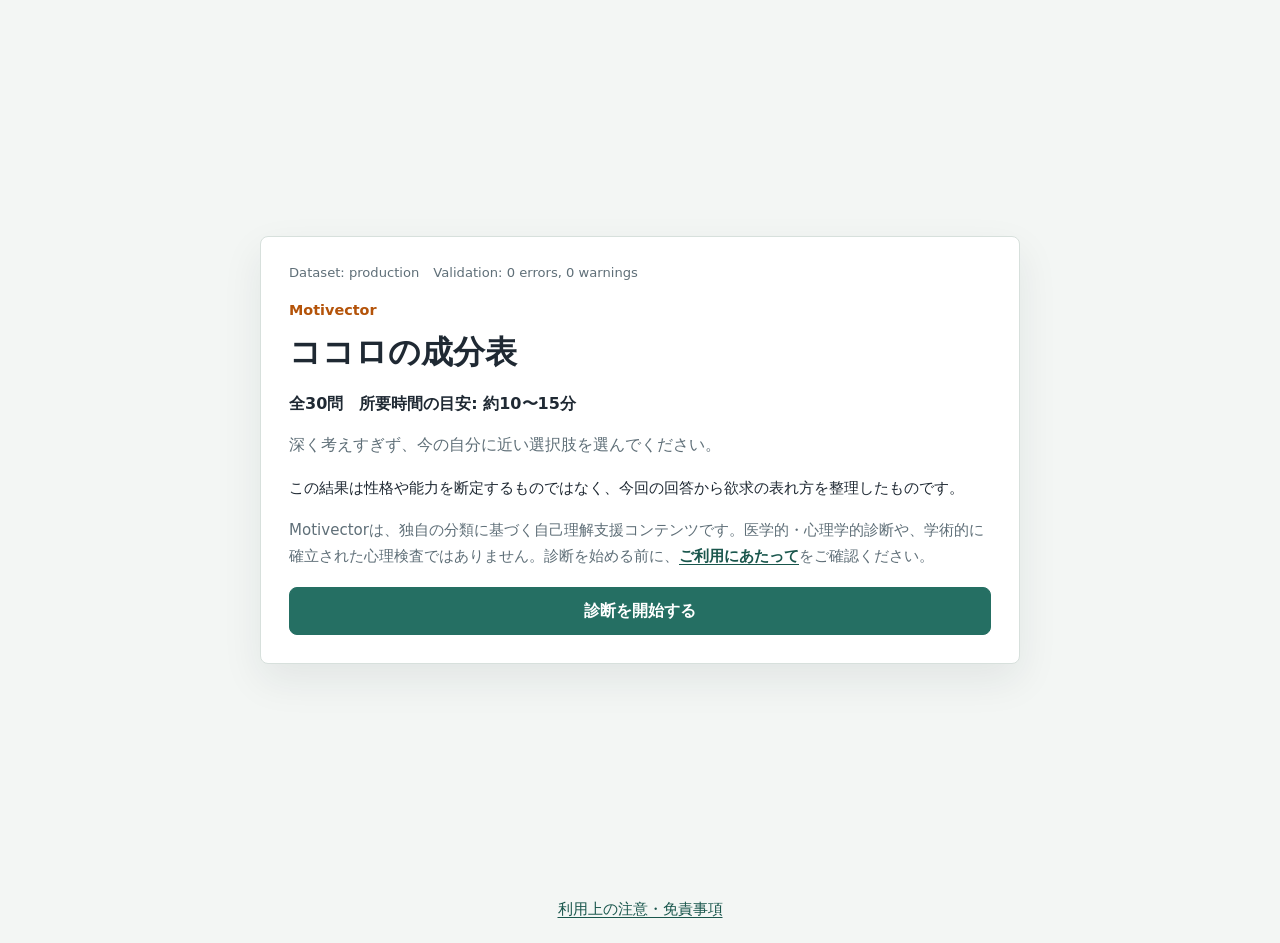
<file: index.html>
<!doctype html>
<html lang="ja">
<head>
  <meta charset="utf-8">
  <meta name="viewport" content="width=device-width, initial-scale=1">
  <title>Motivector / ココロの成分表</title>
  <link rel="stylesheet" href="css/style.css">
</head>
<body>
  <main class="app-shell">
    <section class="card" id="app" aria-live="polite">
      <p class="loading">読み込み中です...</p>
    </section>
  </main>

  <footer class="site-footer">
    <a href="notice.html">利用上の注意・免責事項</a>
  </footer>

  <script src="js/scoring.js"></script>
  <script src="js/resultText.js"></script>
  <script src="js/validation.js"></script>
  <script src="js/resultPictures.js"></script>
  <script src="js/app.js"></script>
</body>
</html>
</file>
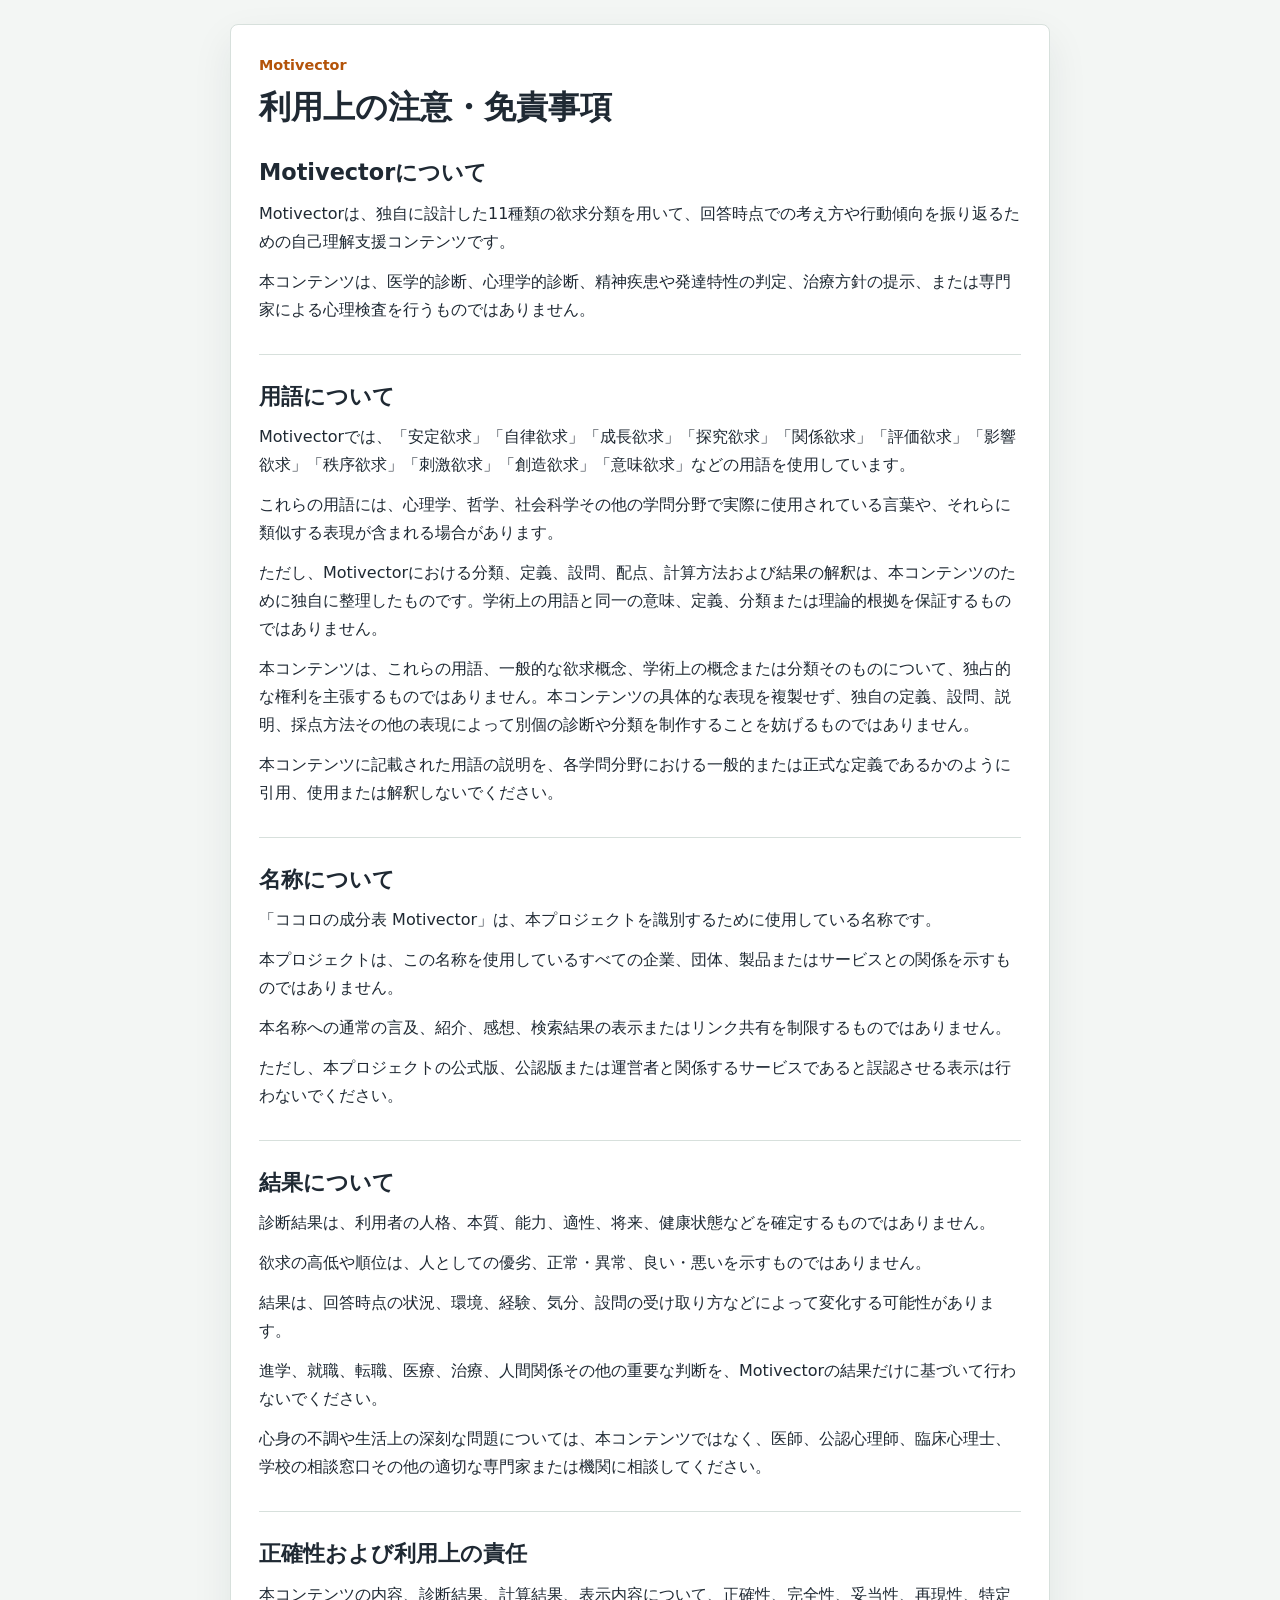
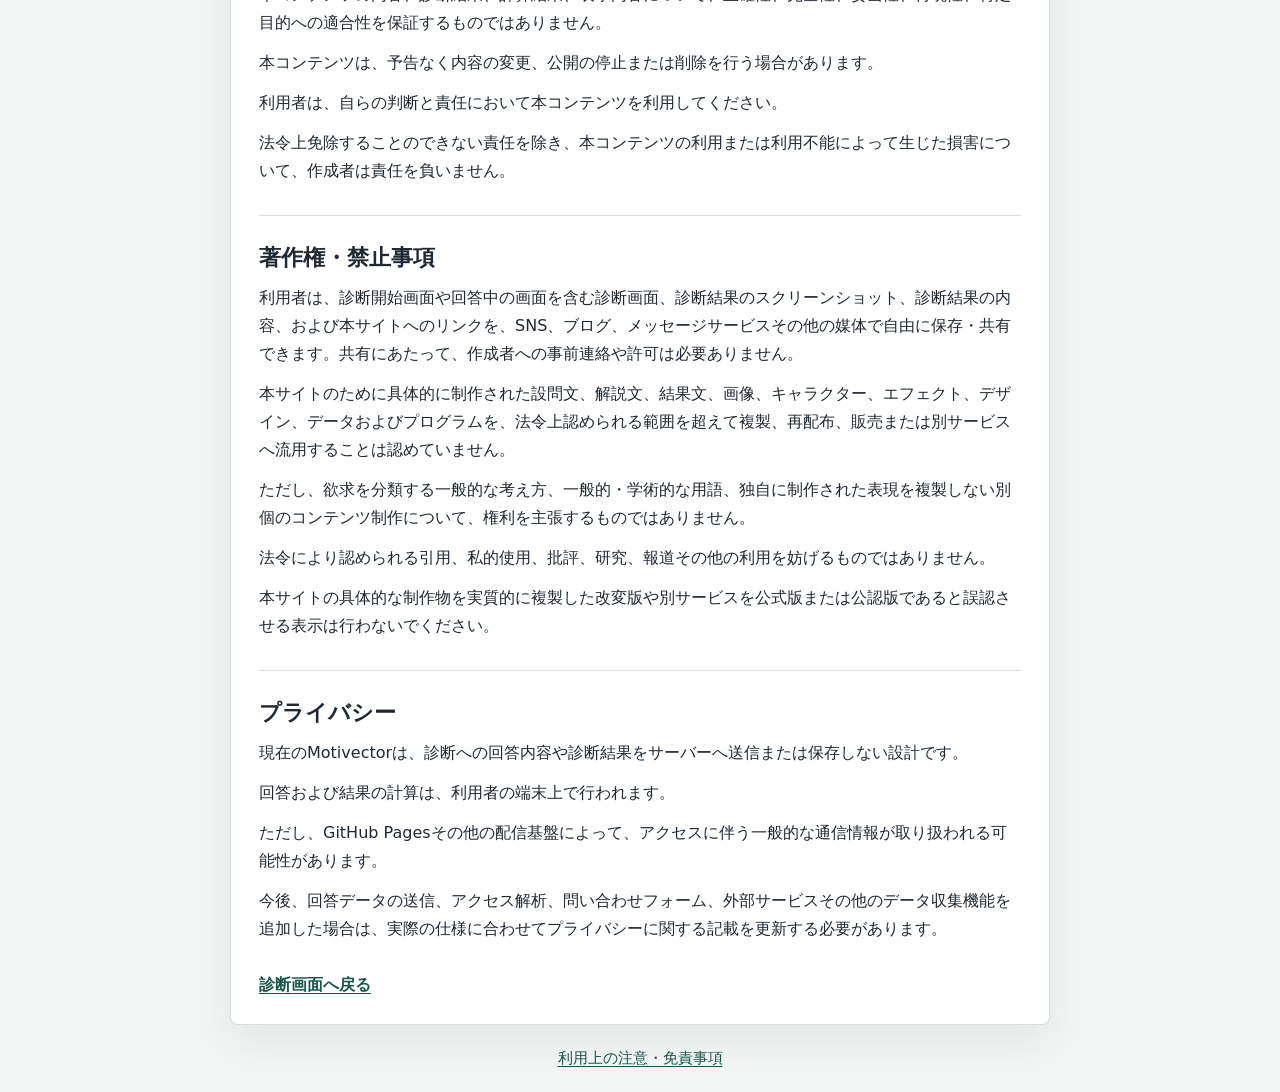
<file: notice.html>
<!doctype html>
<html lang="ja">
<head>
  <meta charset="utf-8">
  <meta name="viewport" content="width=device-width, initial-scale=1">
  <title>利用上の注意・免責事項 | Motivector</title>
  <link rel="stylesheet" href="css/style.css">
</head>
<body>
  <main class="app-shell notice-page">
    <article class="card notice-card">
      <header>
        <p class="eyebrow">Motivector</p>
        <h1>利用上の注意・免責事項</h1>
      </header>

      <section class="notice-section" aria-labelledby="about-title">
        <h2 id="about-title">Motivectorについて</h2>
        <p>Motivectorは、独自に設計した11種類の欲求分類を用いて、回答時点での考え方や行動傾向を振り返るための自己理解支援コンテンツです。</p>
        <p>本コンテンツは、医学的診断、心理学的診断、精神疾患や発達特性の判定、治療方針の提示、または専門家による心理検査を行うものではありません。</p>
      </section>

      <section class="notice-section" aria-labelledby="terms-title">
        <h2 id="terms-title">用語について</h2>
        <p>Motivectorでは、「安定欲求」「自律欲求」「成長欲求」「探究欲求」「関係欲求」「評価欲求」「影響欲求」「秩序欲求」「刺激欲求」「創造欲求」「意味欲求」などの用語を使用しています。</p>
        <p>これらの用語には、心理学、哲学、社会科学その他の学問分野で実際に使用されている言葉や、それらに類似する表現が含まれる場合があります。</p>
        <p>ただし、Motivectorにおける分類、定義、設問、配点、計算方法および結果の解釈は、本コンテンツのために独自に整理したものです。学術上の用語と同一の意味、定義、分類または理論的根拠を保証するものではありません。</p>
        <p>本コンテンツは、これらの用語、一般的な欲求概念、学術上の概念または分類そのものについて、独占的な権利を主張するものではありません。本コンテンツの具体的な表現を複製せず、独自の定義、設問、説明、採点方法その他の表現によって別個の診断や分類を制作することを妨げるものではありません。</p>
        <p>本コンテンツに記載された用語の説明を、各学問分野における一般的または正式な定義であるかのように引用、使用または解釈しないでください。</p>
      </section>

      <section class="notice-section" aria-labelledby="name-title">
        <h2 id="name-title">名称について</h2>
        <p>「ココロの成分表 Motivector」は、本プロジェクトを識別するために使用している名称です。</p>
        <p>本プロジェクトは、この名称を使用しているすべての企業、団体、製品またはサービスとの関係を示すものではありません。</p>
        <p>本名称への通常の言及、紹介、感想、検索結果の表示またはリンク共有を制限するものではありません。</p>
        <p>ただし、本プロジェクトの公式版、公認版または運営者と関係するサービスであると誤認させる表示は行わないでください。</p>
      </section>

      <section class="notice-section" aria-labelledby="results-title">
        <h2 id="results-title">結果について</h2>
        <p>診断結果は、利用者の人格、本質、能力、適性、将来、健康状態などを確定するものではありません。</p>
        <p>欲求の高低や順位は、人としての優劣、正常・異常、良い・悪いを示すものではありません。</p>
        <p>結果は、回答時点の状況、環境、経験、気分、設問の受け取り方などによって変化する可能性があります。</p>
        <p>進学、就職、転職、医療、治療、人間関係その他の重要な判断を、Motivectorの結果だけに基づいて行わないでください。</p>
        <p>心身の不調や生活上の深刻な問題については、本コンテンツではなく、医師、公認心理師、臨床心理士、学校の相談窓口その他の適切な専門家または機関に相談してください。</p>
      </section>

      <section class="notice-section" aria-labelledby="responsibility-title">
        <h2 id="responsibility-title">正確性および利用上の責任</h2>
        <p>本コンテンツの内容、診断結果、計算結果、表示内容について、正確性、完全性、妥当性、再現性、特定目的への適合性を保証するものではありません。</p>
        <p>本コンテンツは、予告なく内容の変更、公開の停止または削除を行う場合があります。</p>
        <p>利用者は、自らの判断と責任において本コンテンツを利用してください。</p>
        <p>法令上免除することのできない責任を除き、本コンテンツの利用または利用不能によって生じた損害について、作成者は責任を負いません。</p>
      </section>

      <section class="notice-section" aria-labelledby="copyright-title">
        <h2 id="copyright-title">著作権・禁止事項</h2>
        <p>利用者は、診断開始画面や回答中の画面を含む診断画面、診断結果のスクリーンショット、診断結果の内容、および本サイトへのリンクを、SNS、ブログ、メッセージサービスその他の媒体で自由に保存・共有できます。共有にあたって、作成者への事前連絡や許可は必要ありません。</p>
        <p>本サイトのために具体的に制作された設問文、解説文、結果文、画像、キャラクター、エフェクト、デザイン、データおよびプログラムを、法令上認められる範囲を超えて複製、再配布、販売または別サービスへ流用することは認めていません。</p>
        <p>ただし、欲求を分類する一般的な考え方、一般的・学術的な用語、独自に制作された表現を複製しない別個のコンテンツ制作について、権利を主張するものではありません。</p>
        <p>法令により認められる引用、私的使用、批評、研究、報道その他の利用を妨げるものではありません。</p>
        <p>本サイトの具体的な制作物を実質的に複製した改変版や別サービスを公式版または公認版であると誤認させる表示は行わないでください。</p>
      </section>

      <section class="notice-section" aria-labelledby="privacy-title">
        <h2 id="privacy-title">プライバシー</h2>
        <p>現在のMotivectorは、診断への回答内容や診断結果をサーバーへ送信または保存しない設計です。</p>
        <p>回答および結果の計算は、利用者の端末上で行われます。</p>
        <p>ただし、GitHub Pagesその他の配信基盤によって、アクセスに伴う一般的な通信情報が取り扱われる可能性があります。</p>
        <p>今後、回答データの送信、アクセス解析、問い合わせフォーム、外部サービスその他のデータ収集機能を追加した場合は、実際の仕様に合わせてプライバシーに関する記載を更新する必要があります。</p>
      </section>

      <a class="notice-back-link" href="index.html">診断画面へ戻る</a>
    </article>
  </main>

  <footer class="site-footer">
    <a href="notice.html" aria-current="page">利用上の注意・免責事項</a>
  </footer>
</body>
</html>
</file>
<file: css/style.css>
:root {
  --bg: #f3f6f4;
  --surface: #ffffff;
  --surface-soft: #f7faf8;
  --text: #1f2933;
  --muted: #5f6f78;
  --line: #d7e0dc;
  --primary: #256f63;
  --primary-dark: #19564c;
  --primary-soft: #dcece7;
  --accent: #b45309;
  --low-line: #87959c;
}

* {
  box-sizing: border-box;
}

body {
  margin: 0;
  min-width: 320px;
  min-height: 100vh;
  color: var(--text);
  font-family: system-ui, -apple-system, BlinkMacSystemFont, "Segoe UI", sans-serif;
  background: var(--bg);
}

button,
summary {
  font: inherit;
}

.app-shell {
  width: 100%;
  min-height: 100vh;
  display: grid;
  place-items: center;
  padding: 24px 16px;
}

.card {
  width: min(100%, 760px);
  padding: 28px;
  background: var(--surface);
  border: 1px solid var(--line);
  border-radius: 8px;
  box-shadow: 0 16px 40px rgba(31, 41, 51, 0.08);
}

.card.result-view {
  width: min(100%, 920px);
  padding: 12px 0 40px;
  background: transparent;
  border: 0;
  box-shadow: none;
}

.status-strip {
  display: flex;
  flex-wrap: wrap;
  gap: 8px 14px;
  margin: 0 0 18px;
  color: var(--muted);
  font-size: 0.82rem;
}

.status-warning {
  color: var(--accent);
}

.eyebrow {
  margin: 0 0 8px;
  color: var(--accent);
  font-size: 0.9rem;
  font-weight: 700;
}

h1,
h2,
h3 {
  margin: 0;
  line-height: 1.35;
  letter-spacing: 0;
}

h1 {
  font-size: 2rem;
}

h2 {
  font-size: 1.4rem;
}

h3 {
  font-size: 1.08rem;
}

p {
  line-height: 1.75;
}

.lead,
.muted,
.section-note {
  color: var(--muted);
}

.notice,
.section-note {
  font-size: 0.94rem;
}

.intro-facts {
  display: flex;
  flex-wrap: wrap;
  gap: 8px 16px;
  margin: 20px 0 8px;
}

.intro-fact {
  font-weight: 700;
}

.primary-button,
.choice-button,
.secondary-button {
  width: 100%;
  min-height: 48px;
  border-radius: 8px;
  cursor: pointer;
}

.primary-button,
.secondary-button {
  margin-top: 18px;
  color: #ffffff;
  font-weight: 700;
  background: var(--primary);
  border: 1px solid var(--primary);
}

.primary-button:hover,
.secondary-button:hover {
  background: var(--primary-dark);
  border-color: var(--primary-dark);
}

.primary-button:focus-visible,
.secondary-button:focus-visible,
.back-button:focus-visible,
.choice-button:focus-visible,
summary:focus-visible {
  outline: 3px solid rgba(180, 83, 9, 0.35);
  outline-offset: 3px;
}

.question-meta {
  display: flex;
  justify-content: space-between;
  gap: 12px;
  margin-bottom: 14px;
  color: var(--muted);
  font-size: 0.9rem;
}

.choices {
  display: grid;
  gap: 12px;
  margin-top: 22px;
}

.choice-button {
  padding: 14px 16px;
  color: var(--text);
  text-align: left;
  line-height: 1.55;
  background: #eef5f2;
  border: 1px solid var(--line);
}

.choice-button:hover {
  color: #ffffff;
  background: var(--primary-dark);
  border-color: var(--primary-dark);
}

.question-actions {
  display: flex;
  justify-content: flex-start;
  margin-top: 18px;
}

.back-button {
  min-height: 42px;
  padding: 9px 14px;
  color: var(--primary-dark);
  font-weight: 700;
  background: var(--surface);
  border: 1px solid var(--line);
  border-radius: 8px;
  cursor: pointer;
}

.back-button:hover:not(:disabled) {
  color: #ffffff;
  background: var(--primary-dark);
  border-color: var(--primary-dark);
}

.back-button:disabled {
  color: var(--muted);
  cursor: not-allowed;
  opacity: 0.62;
}

.choice-button.is-selected {
  background: #ffffff;
  border-color: var(--primary);
  box-shadow: inset 4px 0 0 var(--primary);
}

.choice-button.is-selected:hover {
  color: #ffffff;
  background: var(--primary-dark);
  border-color: var(--primary-dark);
}

.selected-label {
  display: inline-block;
  margin: 0 8px 6px 0;
  padding: 2px 7px;
  color: var(--primary-dark);
  font-size: 0.78rem;
  font-weight: 700;
  line-height: 1.4;
  background: var(--primary-soft);
  border-radius: 4px;
}

.choice-button:hover .selected-label,
.choice-button.is-selected:hover .selected-label {
  color: var(--primary-dark);
  background: #ffffff;
}

.result-header {
  padding: 28px;
  background: var(--surface);
  border: 1px solid var(--line);
  border-radius: 8px;
}

.result-header .lead {
  max-width: 720px;
  margin-bottom: 0;
}

.result-section {
  margin-top: 34px;
}

.result-section > h2 {
  margin-bottom: 10px;
}

.top-needs {
  display: grid;
  grid-template-columns: repeat(3, minmax(0, 1fr));
  gap: 14px;
  margin-top: 18px;
}

.top-need-card {
  min-width: 0;
  padding: 20px;
  background: var(--surface);
  border: 1px solid var(--line);
  border-top: 4px solid var(--primary);
  border-radius: 8px;
}

.need-heading {
  display: grid;
  grid-template-columns: auto 1fr;
  align-items: center;
  gap: 8px 10px;
}

.need-heading.compact {
  grid-template-columns: minmax(0, 1fr) auto;
}

.rank-badge {
  min-width: 42px;
  padding: 4px 7px;
  color: var(--primary-dark);
  font-size: 0.82rem;
  font-weight: 700;
  text-align: center;
  background: var(--primary-soft);
  border-radius: 4px;
}

.need-score {
  grid-column: 1 / -1;
  color: var(--primary-dark);
  font-size: 0.92rem;
}

.need-description,
.need-result-text {
  margin-bottom: 0;
}

.need-description {
  color: var(--muted);
  font-size: 0.92rem;
}

.need-result-text {
  font-size: 0.96rem;
}

.low-needs-section {
  padding-top: 28px;
  border-top: 1px solid var(--line);
}

.low-needs {
  display: grid;
  grid-template-columns: repeat(2, minmax(0, 1fr));
  gap: 18px;
  margin-top: 18px;
}

.low-need-item {
  min-width: 0;
  padding: 4px 0 4px 16px;
  border-left: 4px solid var(--low-line);
}

.low-need-item .need-score {
  grid-column: auto;
  color: var(--muted);
  text-align: right;
}

.balance-chart {
  display: grid;
  gap: 13px;
  margin-top: 20px;
  padding: 22px;
  background: var(--surface);
  border: 1px solid var(--line);
  border-radius: 8px;
}

.balance-row {
  min-width: 0;
}

.balance-label {
  display: flex;
  justify-content: space-between;
  gap: 12px;
  margin-bottom: 5px;
  font-size: 0.94rem;
}

.balance-label strong {
  min-width: 3.5em;
  text-align: right;
}

.balance-track {
  width: 100%;
  height: 14px;
  overflow: hidden;
  background: #e3e9e6;
  border: 1px solid #ccd7d2;
  border-radius: 3px;
}

.balance-fill {
  display: block;
  height: 100%;
  background: var(--primary);
}

.score-details {
  margin-top: 34px;
  background: var(--surface);
  border: 1px solid var(--line);
  border-radius: 8px;
}

.score-details summary {
  padding: 18px 20px;
  font-weight: 700;
  cursor: pointer;
}

.score-details > .section-note,
.score-detail-list {
  margin-right: 20px;
  margin-left: 20px;
}

.score-detail-list {
  display: grid;
  grid-template-columns: repeat(2, minmax(0, 1fr));
  gap: 12px;
  padding-bottom: 20px;
}

.score-detail-item {
  min-width: 0;
  padding: 14px;
  background: var(--surface-soft);
  border: 1px solid var(--line);
  border-radius: 6px;
}

.score-detail-item dl {
  margin: 10px 0 0;
}

.score-detail-item dl > div {
  display: flex;
  justify-content: space-between;
  gap: 12px;
  padding: 5px 0;
  border-bottom: 1px solid var(--line);
}

.score-detail-item dl > div:last-child {
  border-bottom: 0;
}

.score-detail-item dt,
.score-detail-item dd {
  min-width: 0;
  margin: 0;
  overflow-wrap: anywhere;
}

.score-detail-item dt {
  color: var(--muted);
  font-size: 0.84rem;
}

.score-detail-item dd {
  font-variant-numeric: tabular-nums;
  text-align: right;
}

.restart-button {
  max-width: 360px;
}

.loading,
.error {
  margin: 0;
}

.error {
  color: #b42318;
}


.result-visual {
  margin: 24px 0 0;
  padding: 24px;
  background: var(--surface);
  border: 1px solid var(--line);
  border-radius: 8px;
}

.result-visual-stage {
  display: grid;
  min-width: 0;
  min-height: 220px;
  place-items: center;
  padding: 16px;
  overflow: hidden;
  background: var(--surface-soft);
  border-radius: 8px;
}

.result-visual-image {
  display: block;
  width: min(100%, 560px);
  height: auto;
  max-height: 560px;
  margin: 0 auto;
  object-fit: contain;
}

.result-visual-caption {
  display: grid;
  gap: 4px;
  margin-top: 14px;
  text-align: center;
}

.result-character-name {
  color: var(--text);
  font-size: clamp(1.15rem, 3vw, 1.45rem);
  line-height: 1.5;
  overflow-wrap: anywhere;
}

.result-character-components {
  color: var(--muted);
  font-size: 0.86rem;
  line-height: 1.6;
}

.result-visual-fallback {
  margin: 0;
  color: var(--muted);
  font-size: 0.94rem;
}


.start-caution {
  margin: 14px 0 0;
  color: var(--muted);
  font-size: 0.94rem;
}

.start-caution a {
  color: var(--primary-dark);
  font-weight: 700;
  text-underline-offset: 3px;
}

.start-caution a:focus-visible {
  outline: 3px solid rgba(180, 83, 9, 0.35);
  outline-offset: 3px;
}

.result-caution {
  margin-top: 34px;
  padding: 20px 22px;
  background: var(--surface-soft);
  border: 1px solid var(--line);
  border-radius: 8px;
}

.result-caution h2 {
  font-size: 1.08rem;
}

.result-caution p {
  margin-bottom: 0;
  color: var(--muted);
}

.site-footer {
  padding: 0 16px 24px;
  color: var(--muted);
  font-size: 0.94rem;
  text-align: center;
}

.site-footer a,
.notice-back-link {
  color: var(--primary-dark);
  text-underline-offset: 3px;
}

.site-footer a:focus-visible,
.notice-back-link:focus-visible {
  outline: 3px solid rgba(180, 83, 9, 0.35);
  outline-offset: 3px;
}

.notice-page {
  place-items: start center;
}

.notice-card {
  width: min(100%, 820px);
}

.notice-card > header {
  margin-bottom: 28px;
}

.notice-section + .notice-section {
  margin-top: 30px;
  padding-top: 26px;
  border-top: 1px solid var(--line);
}

.notice-section p {
  margin: 12px 0 0;
}

.notice-back-link {
  display: inline-block;
  margin-top: 32px;
  font-weight: 700;
}
@media (max-width: 720px) {
  .top-needs,
  .low-needs,
  .score-detail-list {
    grid-template-columns: 1fr;
  }

  .need-heading.compact {
    grid-template-columns: 1fr;
  }

  .low-need-item .need-score {
    text-align: left;
  }
}

@media (max-width: 560px) {
  .app-shell {
    padding: 16px 12px;
  }

  .card {
    padding: 22px 18px;
  }

  .card.result-view {
    padding-right: 0;
    padding-left: 0;
  }

  h1 {
    font-size: 1.65rem;
  }

  h2 {
    font-size: 1.25rem;
  }

  .result-header,
  .top-need-card,
  .balance-chart {
    padding: 18px;
  }

  .result-visual {
    padding: 14px;
  }

  .result-visual-stage {
    min-height: 160px;
    padding: 10px;
  }

  .result-visual-caption {
    display: grid;
  }

  .balance-label {
    font-size: 0.9rem;
  }

  .score-details > .section-note,
  .score-detail-list {
    margin-right: 14px;
    margin-left: 14px;
  }
}
</file>
